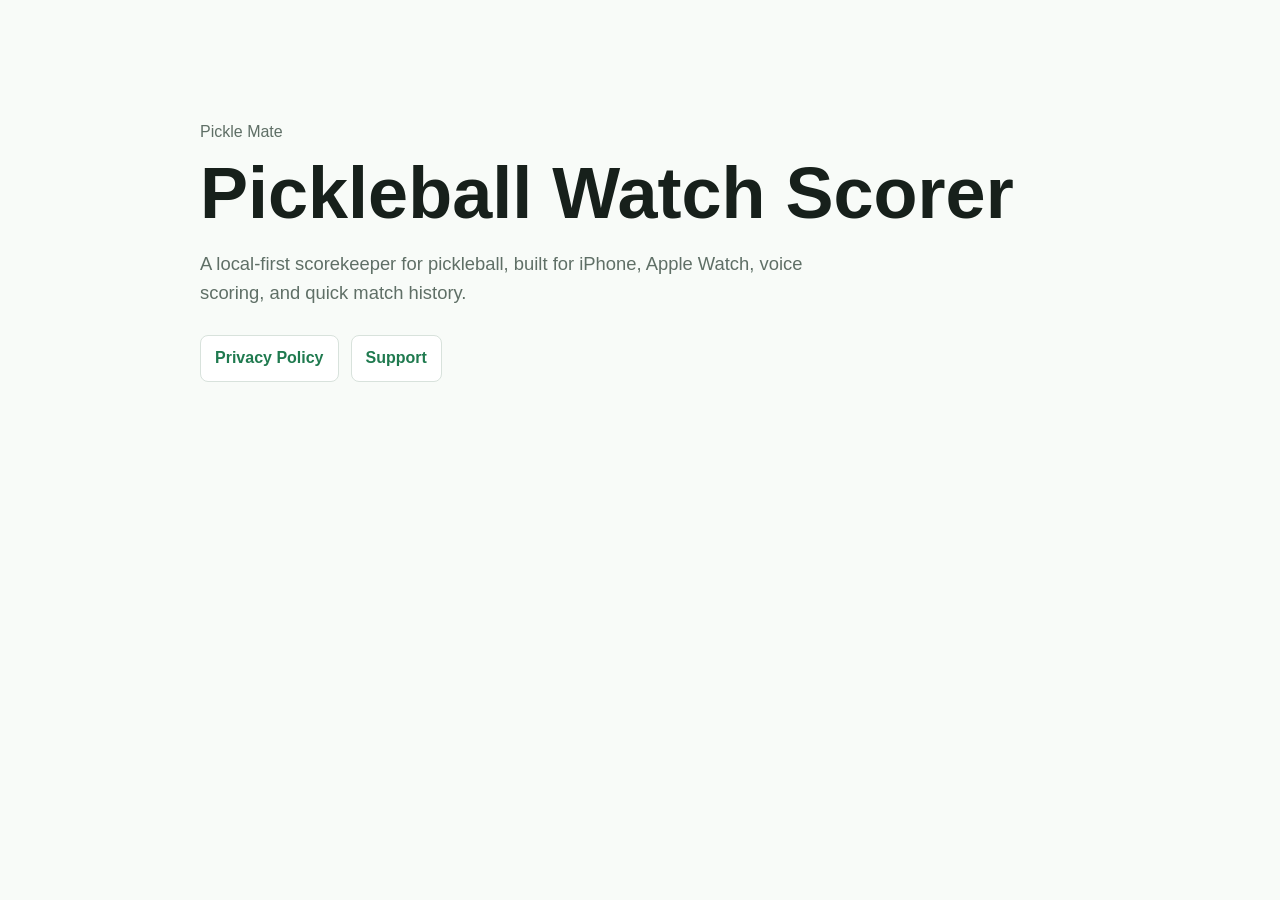
<file: index.html>
<!doctype html>
<html lang="en">
<head>
  <meta charset="utf-8">
  <meta name="viewport" content="width=device-width, initial-scale=1">
  <title>Pickleball Watch Scorer</title>
  <link rel="stylesheet" href="./style.css">
</head>
<body>
  <main class="page">
    <section class="hero">
      <p class="eyebrow">Pickle Mate</p>
      <h1>Pickleball Watch Scorer</h1>
      <p class="lead">A local-first scorekeeper for pickleball, built for iPhone, Apple Watch, voice scoring, and quick match history.</p>
      <nav class="links" aria-label="Legal and support">
        <a href="./privacy.html">Privacy Policy</a>
        <a href="./support.html">Support</a>
      </nav>
    </section>
  </main>
</body>
</html>
</file>
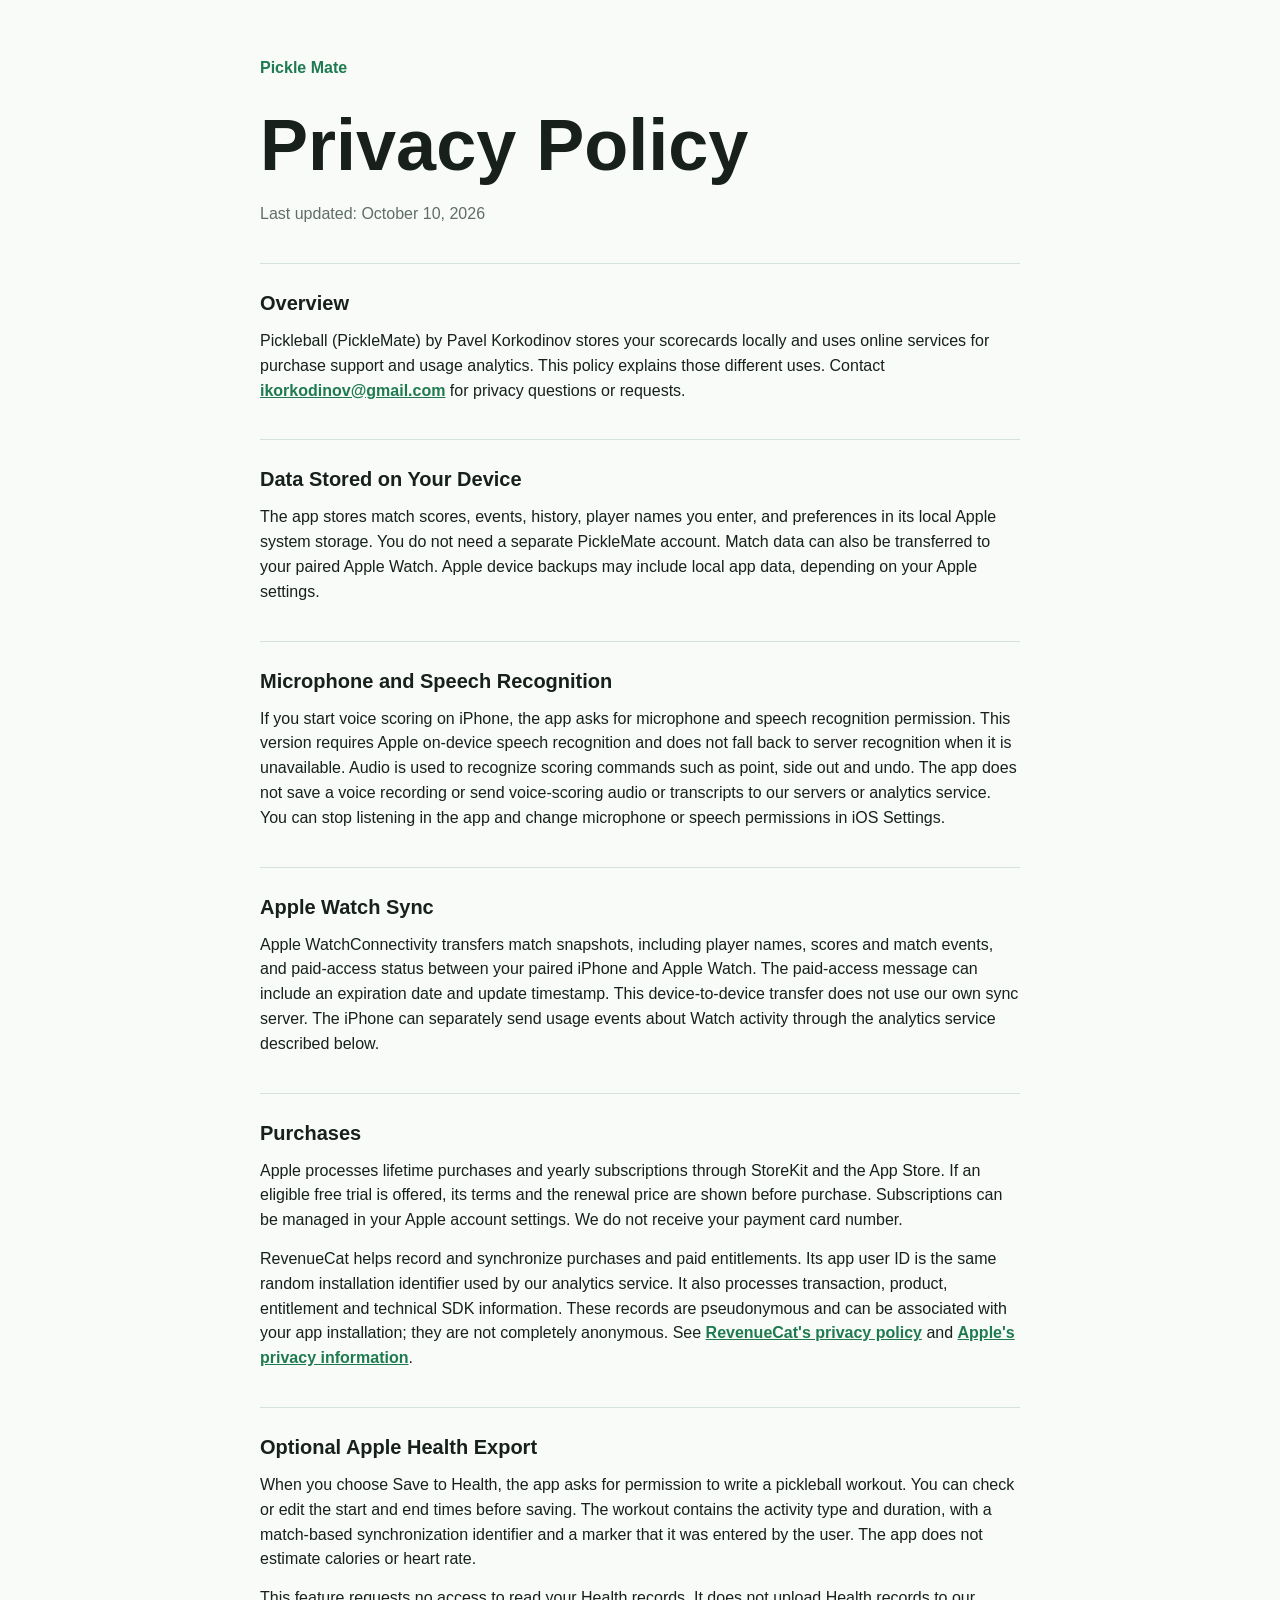
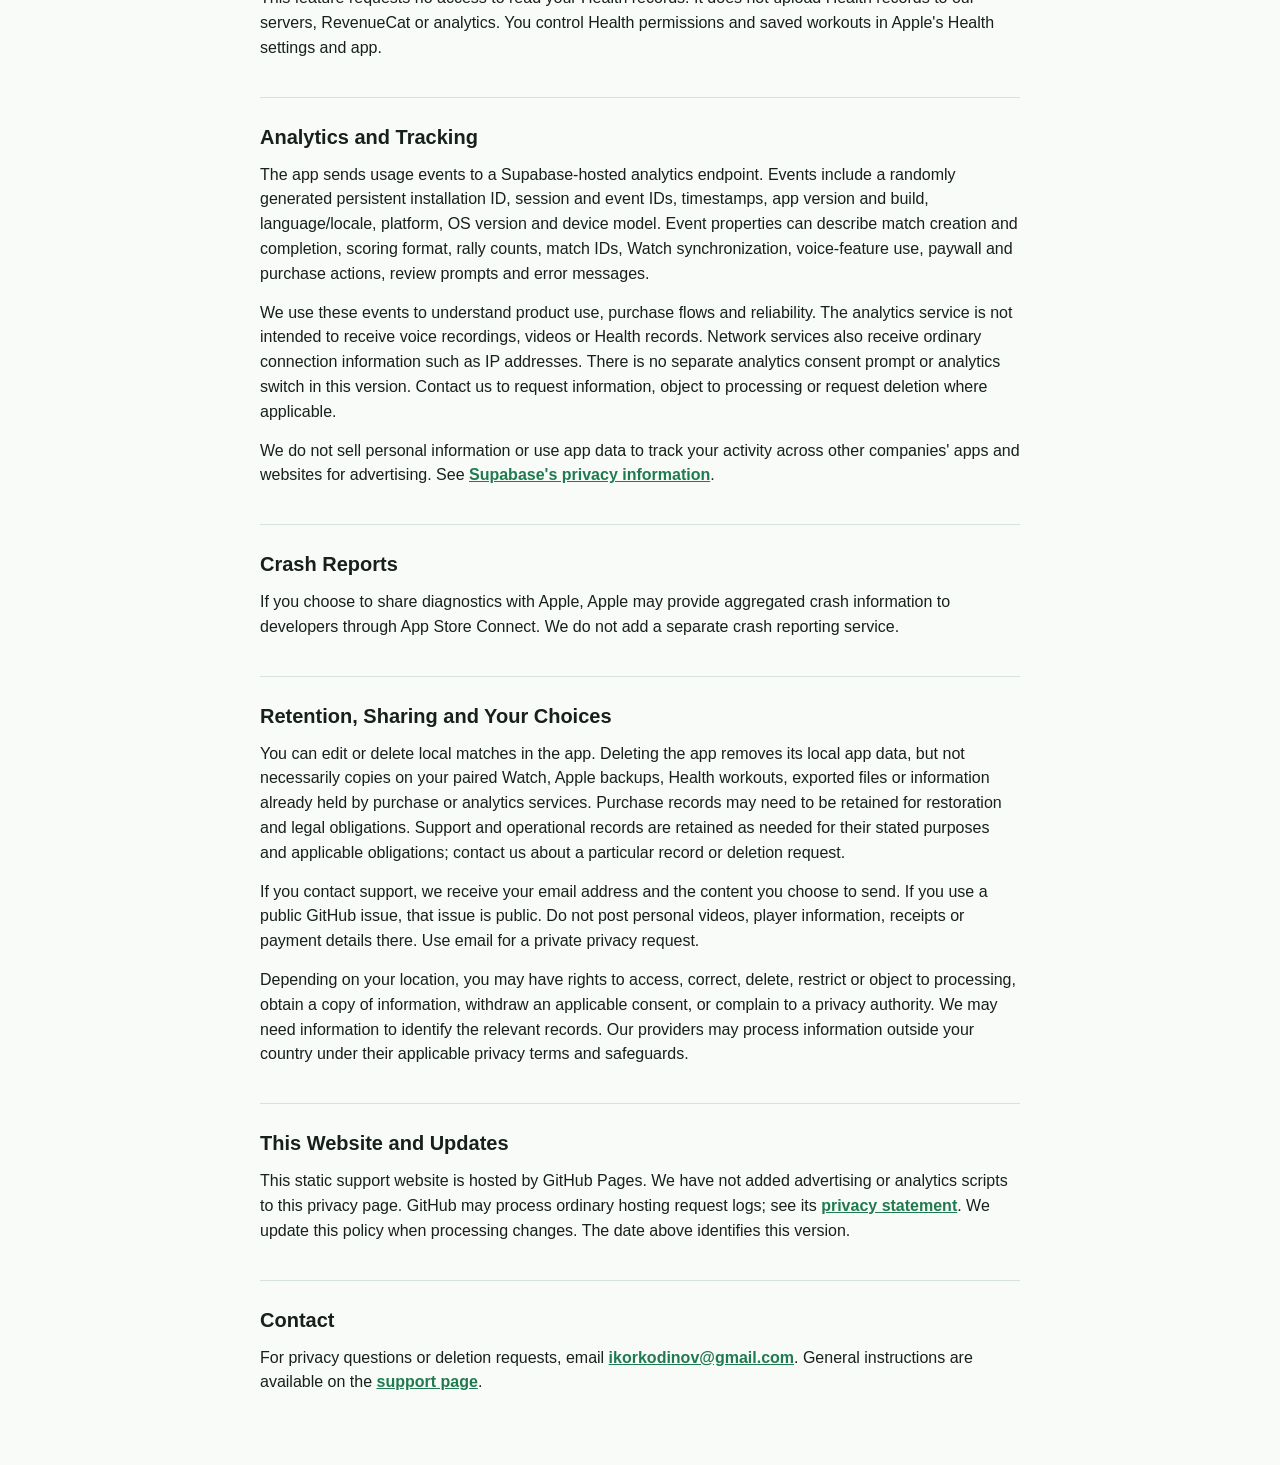
<file: privacy.html>
<!doctype html>
<html lang="en">
<head>
  <meta charset="utf-8">
  <meta name="viewport" content="width=device-width, initial-scale=1">
  <title>Privacy Policy - Pickleball Watch Scorer</title>
  <link rel="stylesheet" href="./style.css">
</head>
<body>
  <main class="page document">
    <a class="back" href="./index.html">Pickle Mate</a>
    <h1>Privacy Policy</h1>
    <p class="updated">Last updated: October 10, 2026</p>

    <h2>Overview</h2>
    <p>Pickleball (PickleMate) by Pavel Korkodinov stores your scorecards locally and uses online services for purchase support and usage analytics. This policy explains those different uses. Contact <a href="mailto:ikorkodinov@gmail.com">ikorkodinov@gmail.com</a> for privacy questions or requests.</p>

    <h2>Data Stored on Your Device</h2>
    <p>The app stores match scores, events, history, player names you enter, and preferences in its local Apple system storage. You do not need a separate PickleMate account. Match data can also be transferred to your paired Apple Watch. Apple device backups may include local app data, depending on your Apple settings.</p>

    <h2>Microphone and Speech Recognition</h2>
    <p>If you start voice scoring on iPhone, the app asks for microphone and speech recognition permission. This version requires Apple on-device speech recognition and does not fall back to server recognition when it is unavailable. Audio is used to recognize scoring commands such as point, side out and undo. The app does not save a voice recording or send voice-scoring audio or transcripts to our servers or analytics service. You can stop listening in the app and change microphone or speech permissions in iOS Settings.</p>

    <h2>Apple Watch Sync</h2>
    <p>Apple WatchConnectivity transfers match snapshots, including player names, scores and match events, and paid-access status between your paired iPhone and Apple Watch. The paid-access message can include an expiration date and update timestamp. This device-to-device transfer does not use our own sync server. The iPhone can separately send usage events about Watch activity through the analytics service described below.</p>

    <h2>Purchases</h2>
    <p>Apple processes lifetime purchases and yearly subscriptions through StoreKit and the App Store. If an eligible free trial is offered, its terms and the renewal price are shown before purchase. Subscriptions can be managed in your Apple account settings. We do not receive your payment card number.</p>
    <p>RevenueCat helps record and synchronize purchases and paid entitlements. Its app user ID is the same random installation identifier used by our analytics service. It also processes transaction, product, entitlement and technical SDK information. These records are pseudonymous and can be associated with your app installation; they are not completely anonymous. See <a href="https://www.revenuecat.com/privacy">RevenueCat's privacy policy</a> and <a href="https://www.apple.com/legal/privacy/">Apple's privacy information</a>.</p>

    <h2>Optional Apple Health Export</h2>
    <p>When you choose Save to Health, the app asks for permission to write a pickleball workout. You can check or edit the start and end times before saving. The workout contains the activity type and duration, with a match-based synchronization identifier and a marker that it was entered by the user. The app does not estimate calories or heart rate.</p>
    <p>This feature requests no access to read your Health records. It does not upload Health records to our servers, RevenueCat or analytics. You control Health permissions and saved workouts in Apple's Health settings and app.</p>

    <h2>Analytics and Tracking</h2>
    <p>The app sends usage events to a Supabase-hosted analytics endpoint. Events include a randomly generated persistent installation ID, session and event IDs, timestamps, app version and build, language/locale, platform, OS version and device model. Event properties can describe match creation and completion, scoring format, rally counts, match IDs, Watch synchronization, voice-feature use, paywall and purchase actions, review prompts and error messages.</p>
    <p>We use these events to understand product use, purchase flows and reliability. The analytics service is not intended to receive voice recordings, videos or Health records. Network services also receive ordinary connection information such as IP addresses. There is no separate analytics consent prompt or analytics switch in this version. Contact us to request information, object to processing or request deletion where applicable.</p>
    <p>We do not sell personal information or use app data to track your activity across other companies' apps and websites for advertising. See <a href="https://supabase.com/privacy">Supabase's privacy information</a>.</p>

    <h2>Crash Reports</h2>
    <p>If you choose to share diagnostics with Apple, Apple may provide aggregated crash information to developers through App Store Connect. We do not add a separate crash reporting service.</p>

    <h2>Retention, Sharing and Your Choices</h2>
    <p>You can edit or delete local matches in the app. Deleting the app removes its local app data, but not necessarily copies on your paired Watch, Apple backups, Health workouts, exported files or information already held by purchase or analytics services. Purchase records may need to be retained for restoration and legal obligations. Support and operational records are retained as needed for their stated purposes and applicable obligations; contact us about a particular record or deletion request.</p>
    <p>If you contact support, we receive your email address and the content you choose to send. If you use a public GitHub issue, that issue is public. Do not post personal videos, player information, receipts or payment details there. Use email for a private privacy request.</p>
    <p>Depending on your location, you may have rights to access, correct, delete, restrict or object to processing, obtain a copy of information, withdraw an applicable consent, or complain to a privacy authority. We may need information to identify the relevant records. Our providers may process information outside your country under their applicable privacy terms and safeguards.</p>

    <h2>This Website and Updates</h2>
    <p>This static support website is hosted by GitHub Pages. We have not added advertising or analytics scripts to this privacy page. GitHub may process ordinary hosting request logs; see its <a href="https://docs.github.com/en/site-policy/privacy-policies/github-general-privacy-statement">privacy statement</a>. We update this policy when processing changes. The date above identifies this version.</p>

    <h2>Contact</h2>
    <p>For privacy questions or deletion requests, email <a href="mailto:ikorkodinov@gmail.com">ikorkodinov@gmail.com</a>. General instructions are available on the <a href="./support.html">support page</a>.</p>
  </main>
</body>
</html>
</file>
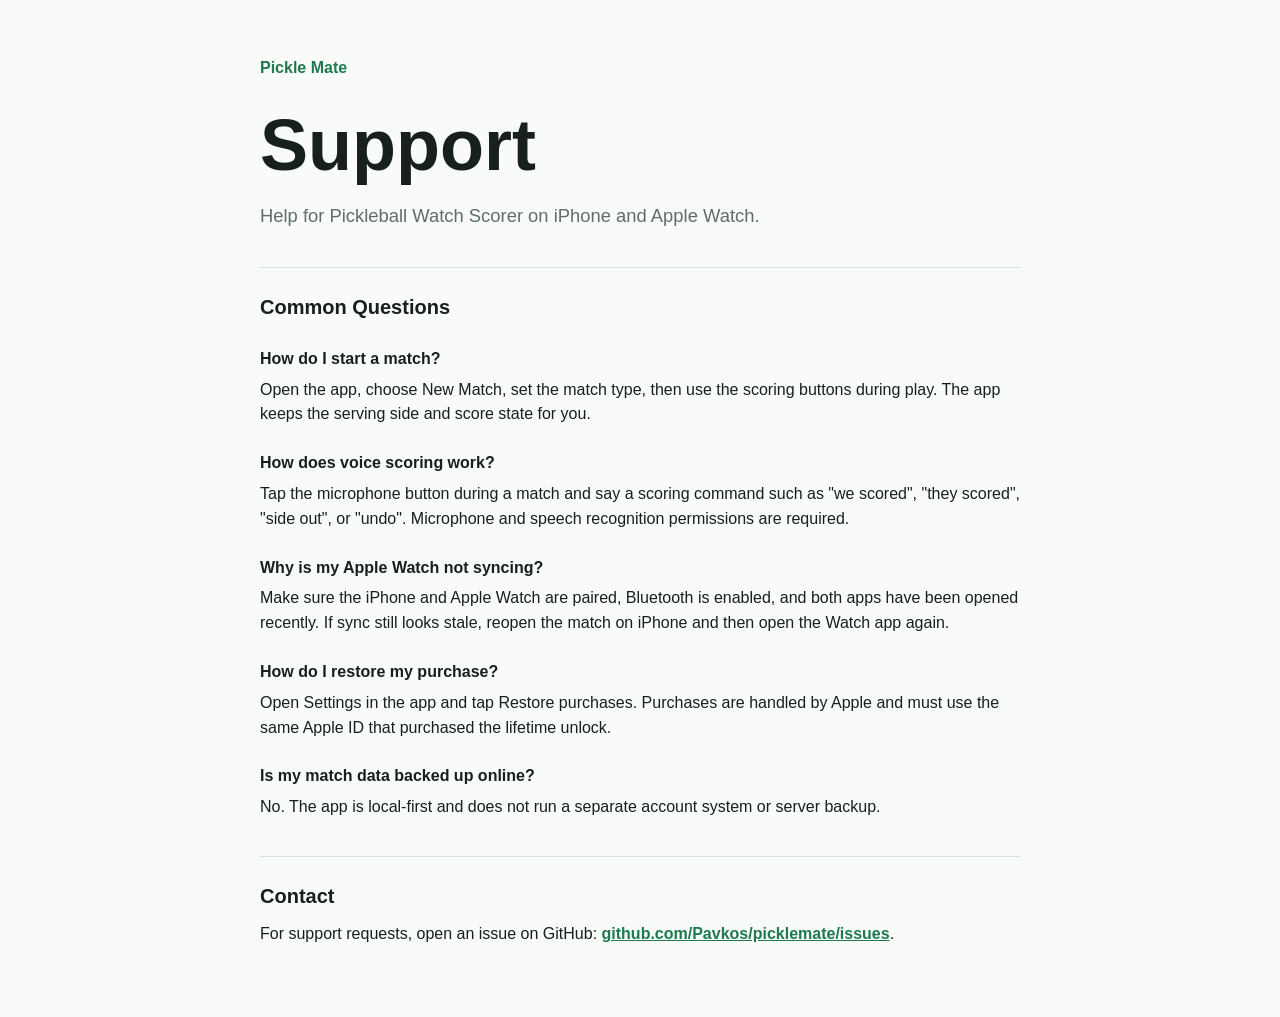
<file: support.html>
<!doctype html>
<html lang="en">
<head>
  <meta charset="utf-8">
  <meta name="viewport" content="width=device-width, initial-scale=1">
  <title>Support - Pickleball Watch Scorer</title>
  <link rel="stylesheet" href="./style.css">
</head>
<body>
  <main class="page document">
    <a class="back" href="./index.html">Pickle Mate</a>
    <h1>Support</h1>
    <p class="lead">Help for Pickleball Watch Scorer on iPhone and Apple Watch.</p>

    <h2>Common Questions</h2>

    <h3>How do I start a match?</h3>
    <p>Open the app, choose New Match, set the match type, then use the scoring buttons during play. The app keeps the serving side and score state for you.</p>

    <h3>How does voice scoring work?</h3>
    <p>Tap the microphone button during a match and say a scoring command such as "we scored", "they scored", "side out", or "undo". Microphone and speech recognition permissions are required.</p>

    <h3>Why is my Apple Watch not syncing?</h3>
    <p>Make sure the iPhone and Apple Watch are paired, Bluetooth is enabled, and both apps have been opened recently. If sync still looks stale, reopen the match on iPhone and then open the Watch app again.</p>

    <h3>How do I restore my purchase?</h3>
    <p>Open Settings in the app and tap Restore purchases. Purchases are handled by Apple and must use the same Apple ID that purchased the lifetime unlock.</p>

    <h3>Is my match data backed up online?</h3>
    <p>No. The app is local-first and does not run a separate account system or server backup.</p>

    <h2>Contact</h2>
    <p>For support requests, open an issue on GitHub: <a href="https://github.com/Pavkos/picklemate/issues">github.com/Pavkos/picklemate/issues</a>.</p>
  </main>
</body>
</html>
</file>
<file: style.css>
:root {
  color-scheme: light;
  --ink: #17201b;
  --muted: #5f6f66;
  --line: #d8e2dc;
  --accent: #1f7a4f;
  --bg: #f8fbf8;
  --panel: #ffffff;
}

* {
  box-sizing: border-box;
}

body {
  margin: 0;
  font-family: -apple-system, BlinkMacSystemFont, "Segoe UI", sans-serif;
  color: var(--ink);
  background: var(--bg);
  line-height: 1.55;
}

.page {
  width: min(880px, calc(100% - 40px));
  margin: 0 auto;
  padding: 56px 0;
}

.hero {
  padding: 64px 0;
}

.eyebrow,
.updated {
  color: var(--muted);
  margin: 0 0 12px;
}

h1 {
  font-size: clamp(2.25rem, 6vw, 4.5rem);
  line-height: 1.02;
  margin: 0 0 20px;
}

h2 {
  border-top: 1px solid var(--line);
  margin: 36px 0 10px;
  padding-top: 24px;
  font-size: 1.25rem;
}

h3 {
  margin: 24px 0 6px;
  font-size: 1rem;
}

p {
  margin: 0 0 14px;
}

.lead {
  max-width: 640px;
  color: var(--muted);
  font-size: 1.15rem;
}

.links {
  display: flex;
  flex-wrap: wrap;
  gap: 12px;
  margin-top: 28px;
}

a {
  color: var(--accent);
  font-weight: 650;
}

.links a {
  border: 1px solid var(--line);
  border-radius: 8px;
  padding: 10px 14px;
  background: var(--panel);
  text-decoration: none;
}

.document {
  max-width: 760px;
}

.back {
  display: inline-block;
  margin-bottom: 28px;
  text-decoration: none;
}
</file>
